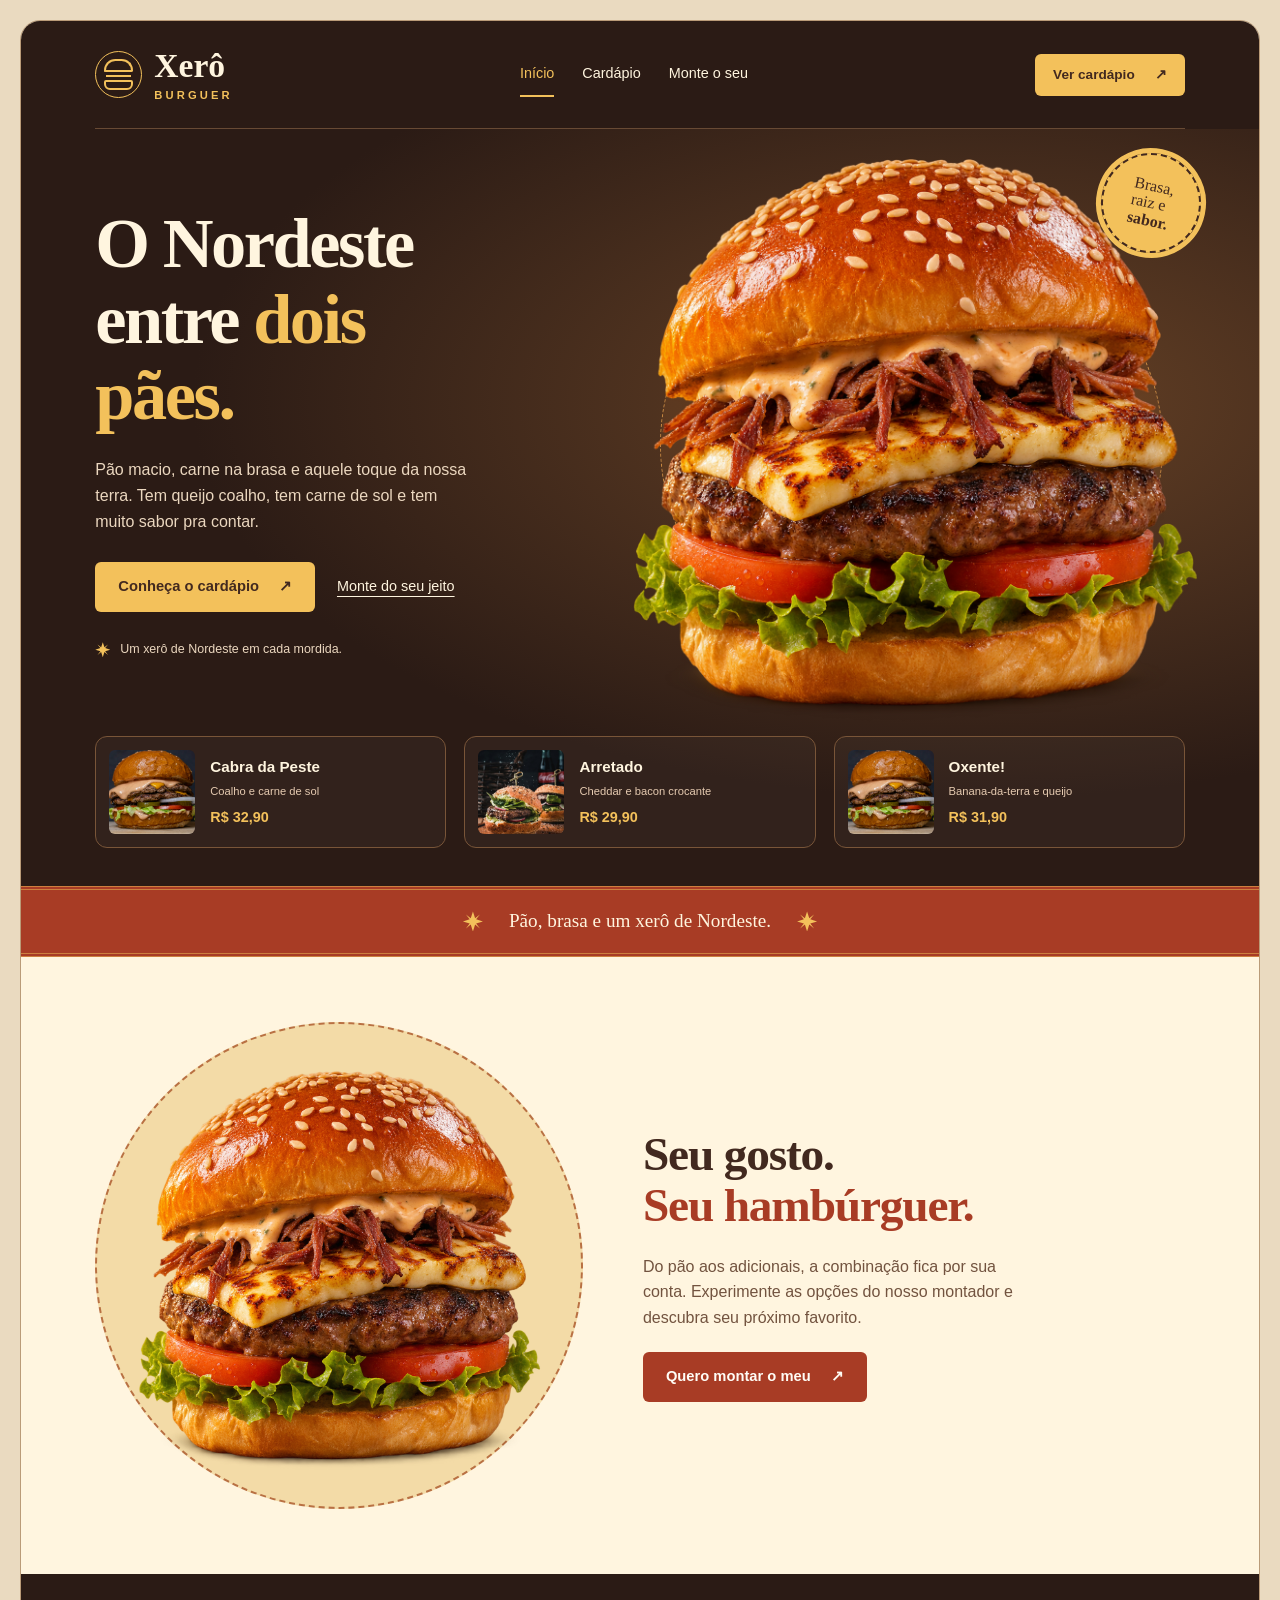
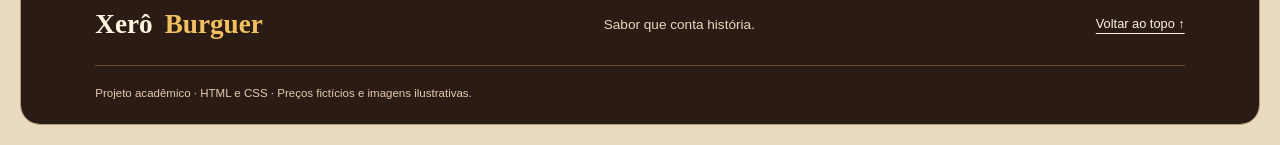
<file: index.html>
<!DOCTYPE html>
<html lang="pt-BR">
  <head>
    <meta charset="UTF-8">
    <meta name="viewport" content="width=device-width, initial-scale=1.0">
    <meta name="description" content="Xerô Burguer: hambúrgueres artesanais com um toque do Nordeste. Conheça o cardápio e monte sua combinação.">
    <title>Xerô Burguer | Um xerô de Nordeste</title>
    <link rel="stylesheet" href="cardapio.css">
  </head>
  <body>
    <a class="pular-conteudo" href="#conteudo">Pular para o conteúdo</a>
    <div class="moldura" id="topo">
      <!-- Cabecalho: marca e links para as paginas. -->
      <div class="cabecalho">
        <div class="container cabecalho-conteudo">
          <a class="marca" href="index.html" aria-label="Xerô Burguer — início">
            <div class="simbolo-marca" aria-hidden="true">
              <div></div>
            </div>
            <div>
              Xerô
              <div class="marca-menor">BURGUER</div>
            </div>
          </a>
          <!-- Menu: cada link abre uma pagina ou leva a um id. -->
          <div class="navegacao">
            <a href="index.html" aria-current="page">Início</a>
            <a href="cardapio.html">Cardápio</a>
            <a href="cardapio.html#monte-o-seu">Monte o seu</a>
          </div>
          <a class="botao botao-pequeno atalho-cardapio" href="cardapio.html">
            Ver cardápio
            <div aria-hidden="true">↗</div>
          </a>
        </div>
      </div>
      <div id="conteudo" tabindex="-1">
        <!-- Apresentacao da pagina inicial: titulo, texto e imagem. -->
        <div class="hero">
          <div class="container hero-conteudo">
            <div class="hero-texto">
              <h1 id="titulo-inicio">O Nordeste<br>entre <b class="destaque-titulo">dois pães.</b></h1>
              <p>Pão macio, carne na brasa e aquele toque da nossa terra. Tem queijo coalho, tem carne de sol e tem muito sabor pra contar.</p>
              <div class="acoes">
                <a class="botao" href="cardapio.html">
                  Conheça o cardápio
                  <div aria-hidden="true">↗</div>
                </a>
                <a class="link-claro" href="cardapio.html#monte-o-seu">Monte do seu jeito</a>
              </div>
              <div class="hero-assinatura">
                <div class="estrela" aria-hidden="true"></div>
                Um xerô de Nordeste em cada mordida.
              </div>
            </div>
            <div class="hero-visual">
              <div class="sol" aria-hidden="true"></div>
              <img class="hero-burguer" src="imagens/hero-burguer.png" alt="Hambúrguer ilustrativo com carne, queijo coalho grelhado, carne de sol, alface e tomate." width="1280" height="1280">
              <div class="selo" aria-hidden="true">
                Brasa,
                <br>
                raiz e
                <br>
                <b>sabor.</b>
              </div>
            </div>
          </div>
          <!-- Tres produtos em destaque. O link envolve todo o bloco. -->
          <div class="container destaques-hero">
            <a class="destaque" href="cardapio.html#cabra-da-peste">
              <img src="imagens/cabra-da-peste.jpg" alt="" width="120" height="100">
              <div class="destaque-info">
                <b class="nome-destaque">Cabra da Peste</b>
                <p class="descricao-destaque">Coalho e carne de sol</p>
                <b class="preco-destaque">R$ 32,90</b>
              </div>
            </a>
            <a class="destaque" href="cardapio.html#arretado">
              <img src="imagens/arretado.jpg" alt="" width="120" height="100">
              <div class="destaque-info">
                <b class="nome-destaque">Arretado</b>
                <p class="descricao-destaque">Cheddar e bacon crocante</p>
                <b class="preco-destaque">R$ 29,90</b>
              </div>
            </a>
            <a class="destaque" href="cardapio.html#oxente">
              <img src="imagens/oxente.jpg" alt="" width="120" height="100">
              <div class="destaque-info">
                <b class="nome-destaque">Oxente!</b>
                <p class="descricao-destaque">Banana-da-terra e queijo</p>
                <b class="preco-destaque">R$ 31,90</b>
              </div>
            </a>
          </div>
        </div>
        <div class="faixa-cordel">
          <div class="estrela" aria-hidden="true"></div>
          <p>Pão, brasa e um xerô de Nordeste.</p>
          <div class="estrela" aria-hidden="true"></div>
        </div>
        <div class="chamada-montador container">
          <div class="convite-imagem">
            <img src="imagens/hero-burguer.png" alt="Hambúrguer ilustrativo para inspirar sua combinação." width="1280" height="1280">
          </div>
          <div>
            <h2 id="titulo-convite">Seu gosto.<br><b class="destaque-titulo">Seu hambúrguer.</b></h2>
            <p>Do pão aos adicionais, a combinação fica por sua conta. Experimente as opções do nosso montador e descubra seu próximo favorito.</p>
            <a class="botao botao-terracota" href="cardapio.html#monte-o-seu">
              Quero montar o meu
              <div aria-hidden="true">↗</div>
            </a>
          </div>
        </div>
      </div>
      <!-- Rodape: nome da hamburgueria e informacoes do projeto. -->
      <div class="rodape">
        <div class="container">
          <div class="rodape-linha">
            <a class="marca marca-rodape" href="index.html">
              Xerô
              <div>Burguer</div>
            </a>
            <p>Sabor que conta história.</p>
            <a href="#topo">Voltar ao topo ↑</a>
          </div>
          <p class="nota-projeto">Projeto acadêmico · HTML e CSS · Preços fictícios e imagens ilustrativas.</p>
        </div>
      </div>
    </div>
  </body>
</html>
</file>
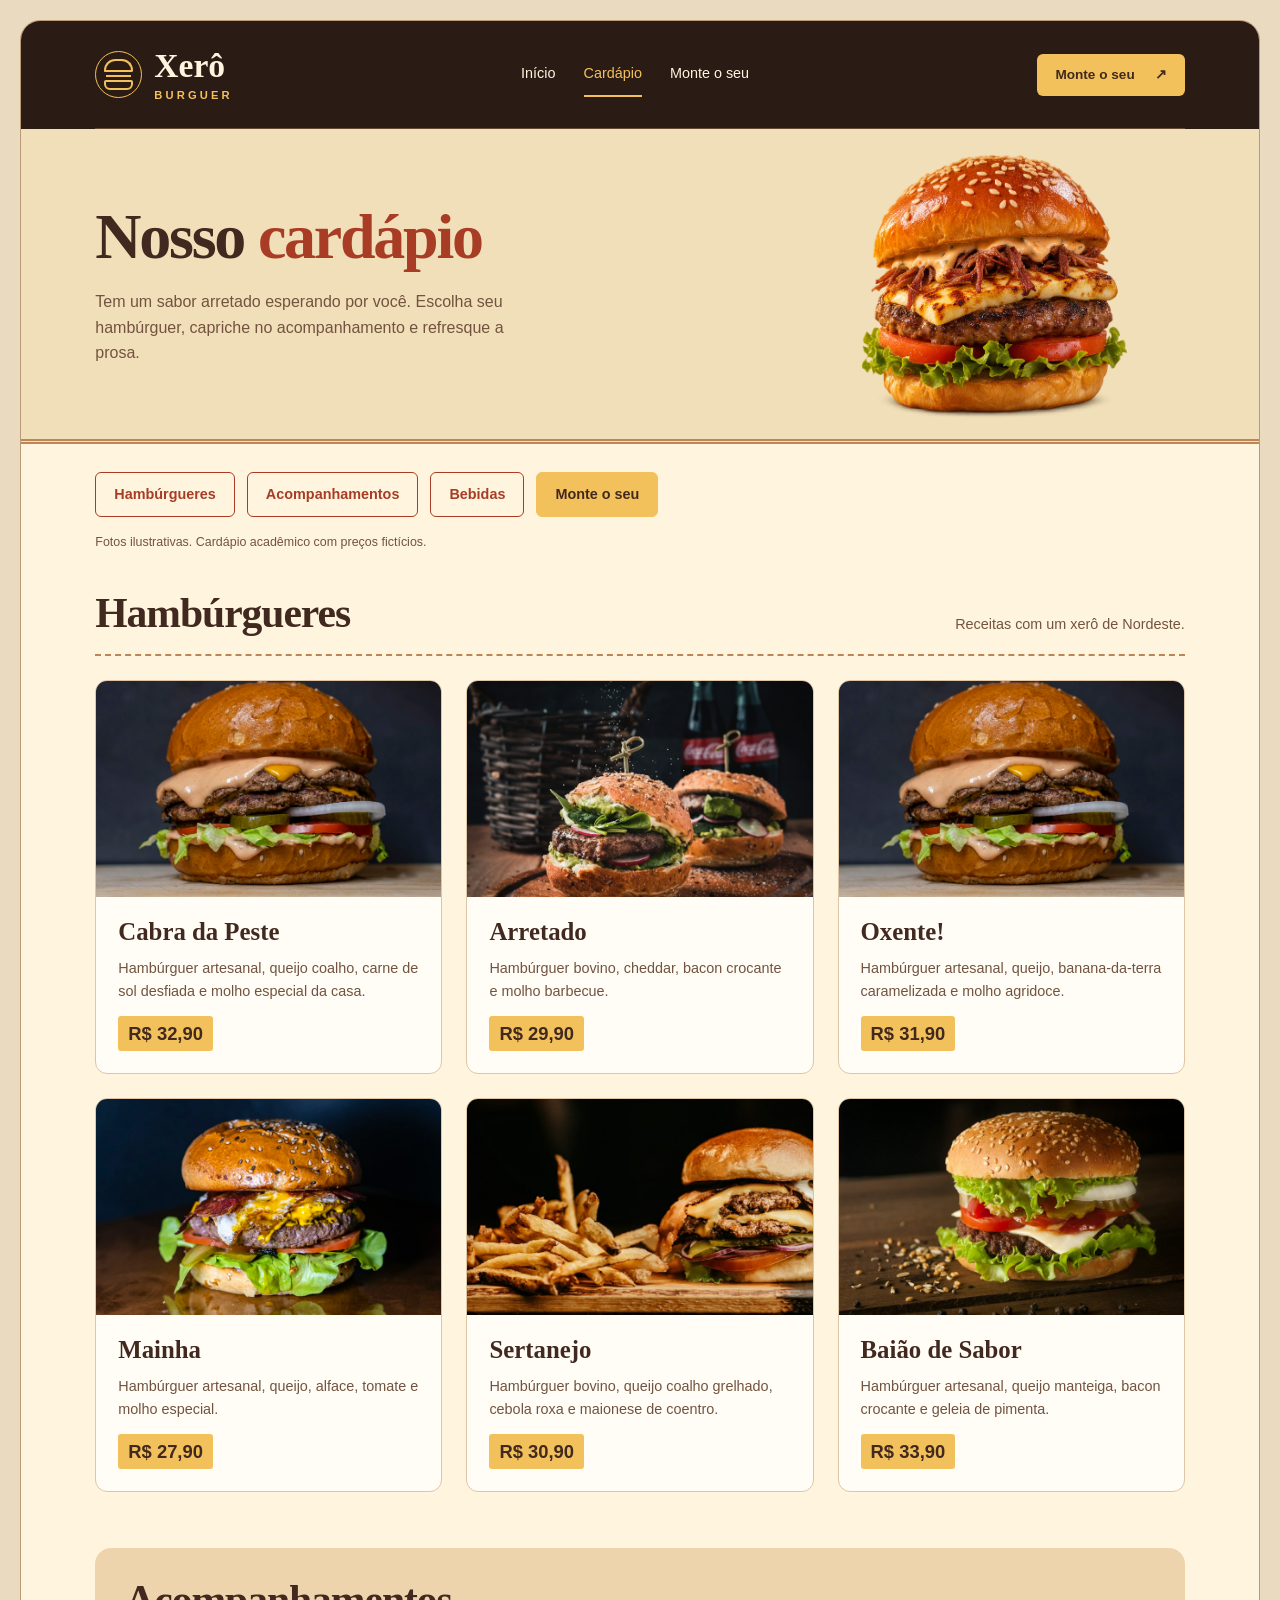
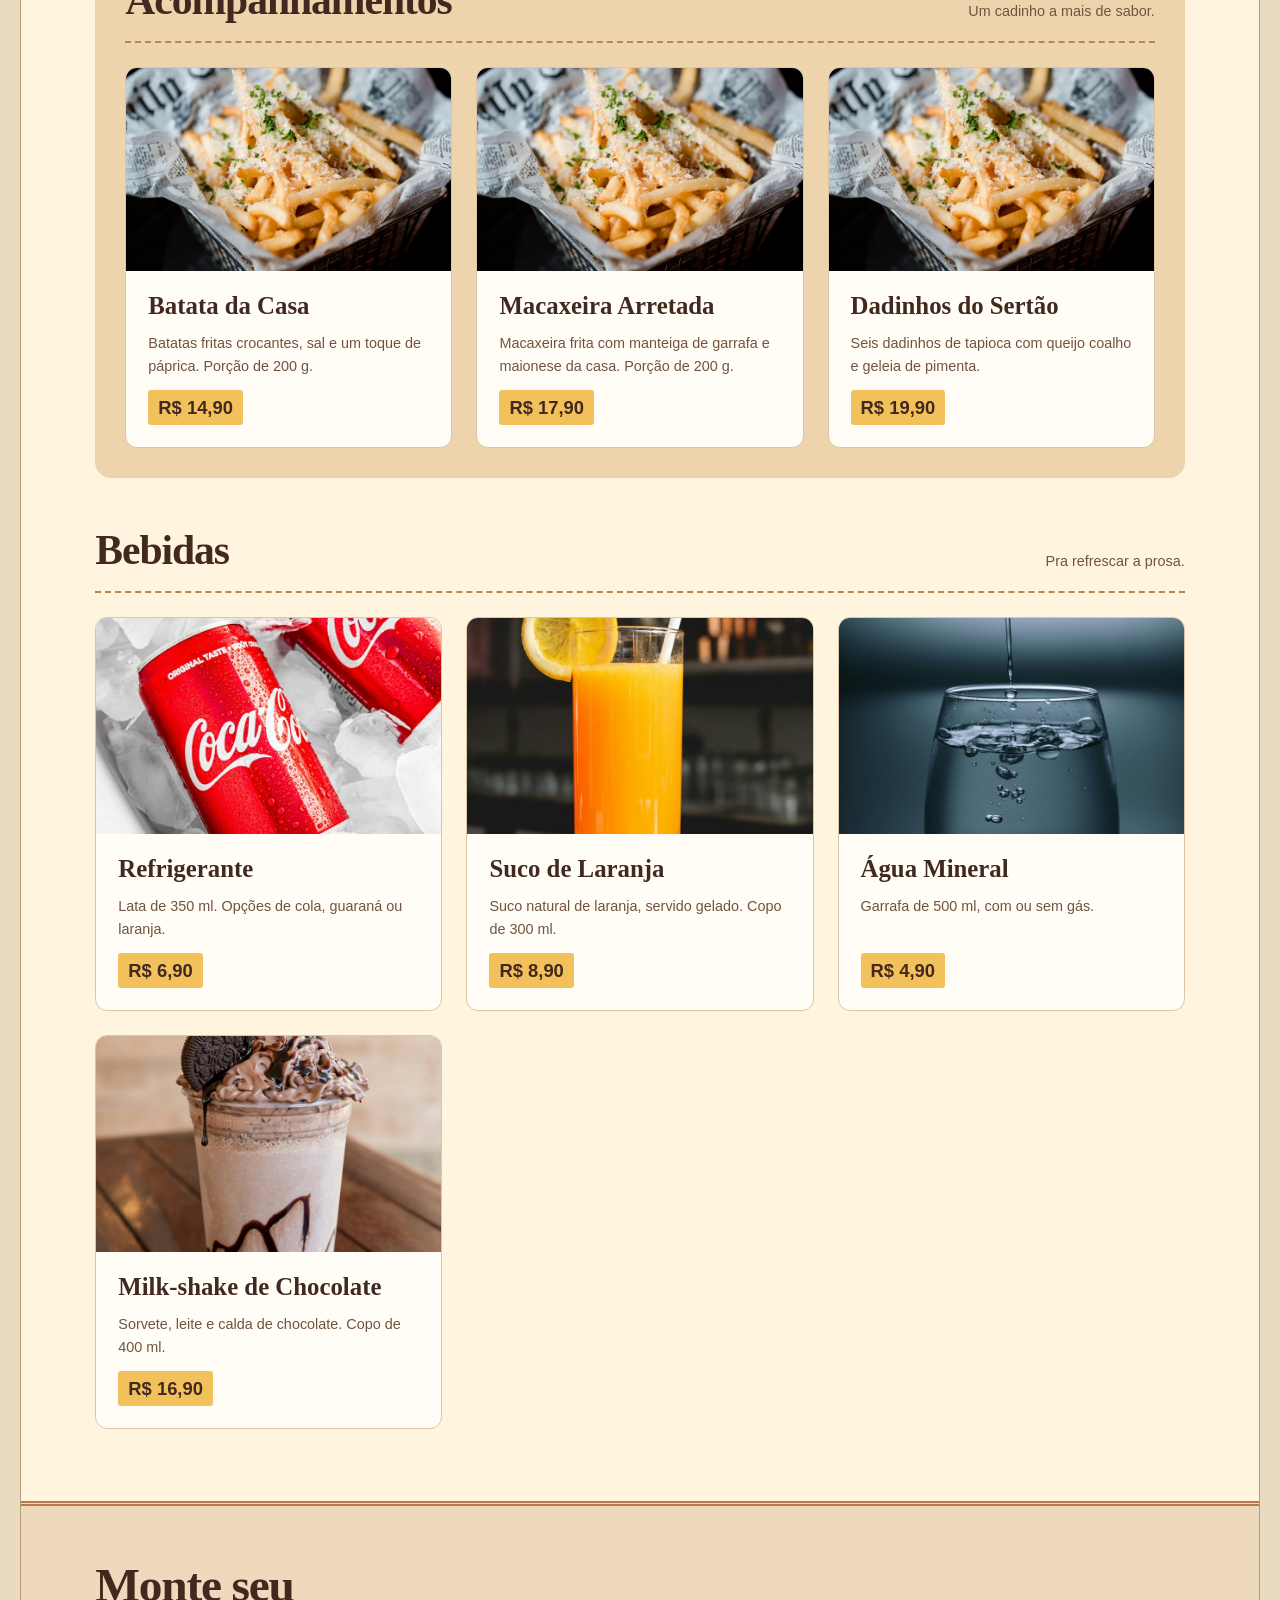
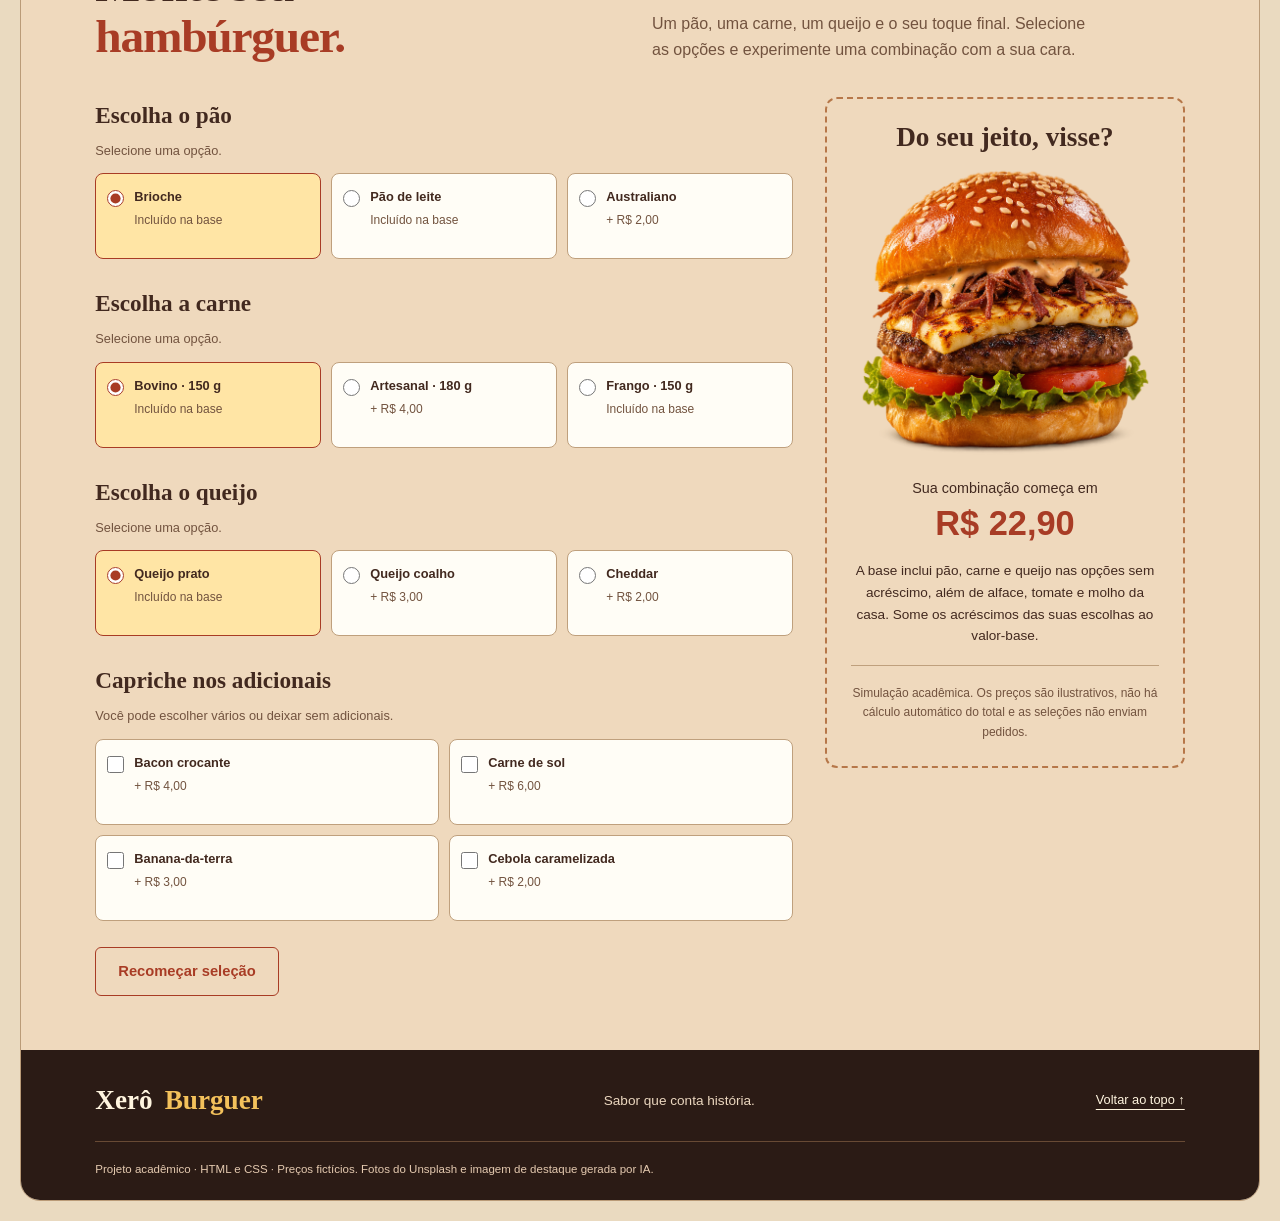
<file: cardapio.html>
<!DOCTYPE html>
<html lang="pt-BR">

<head>
  <meta charset="UTF-8">
  <meta name="viewport" content="width=device-width, initial-scale=1.0">
  <meta name="description"
    content="Conheça o cardápio da Xerô Burguer: hambúrgueres com inspiração nordestina, acompanhamentos e bebidas.">
  <title>Nosso cardápio | Xerô Burguer</title>
  <link rel="stylesheet" href="cardapio.css">
</head>

<body>
  <a class="pular-conteudo" href="#conteudo">Pular para o cardápio</a>
  <div class="moldura" id="topo">
    <!-- Cabecalho: marca e links para as paginas. -->
    <div class="cabecalho">
      <div class="container cabecalho-conteudo">
        <a class="marca" href="index.html" aria-label="Xerô Burguer — início">
          <div class="simbolo-marca" aria-hidden="true">
            <div></div>
          </div>
          <div>
            Xerô
            <div class="marca-menor">BURGUER</div>
          </div>
        </a>
        <!-- Menu: cada link abre uma pagina ou leva a um id. -->
        <div class="navegacao">
          <a href="index.html">Início</a>
          <a href="cardapio.html" aria-current="page">Cardápio</a>
          <a href="#monte-o-seu">Monte o seu</a>
        </div>
        <a class="botao botao-pequeno atalho-cardapio" href="#monte-o-seu">
          Monte o seu
          <div aria-hidden="true">↗</div>
        </a>
      </div>
    </div>
    <div id="conteudo" tabindex="-1">
      <!-- Apresentacao do cardapio. -->
      <div class="abertura-cardapio">
        <div class="container abertura-conteudo">
          <div class="abertura-texto">
            <h1 id="titulo-cardapio">Nosso <b class="destaque-titulo">cardápio</b></h1>
            <p>Tem um sabor arretado esperando por você. Escolha seu hambúrguer, capriche no acompanhamento e refresque
              a prosa.</p>
          </div>
          <div class="abertura-ilustracao">
            <img src="imagens/hero-burguer.png" alt="Hambúrguer ilustrativo com queijo coalho e carne de sol."
              width="1280" height="1280">
          </div>
        </div>
      </div>
      <div class="container conteudo-cardapio">
        <!-- Links internos: href com # procura o id correspondente. -->
        <div class="categorias">
          <a href="#hamburgueres">Hambúrgueres</a>
          <a href="#acompanhamentos">Acompanhamentos</a>
          <a href="#bebidas">Bebidas</a>
          <a class="categoria-montador" href="#monte-o-seu">Monte o seu</a>
        </div>
        <p class="aviso">Fotos ilustrativas. Cardápio acadêmico com preços fictícios.</p>
        <div class="secao-cardapio" id="hamburgueres" tabindex="-1">
          <div class="titulo-secao">
            <h2 id="titulo-hamburgueres">Hambúrgueres</h2>
            <p>Receitas com um xerô de Nordeste.</p>
          </div>
          <!-- Cada div com class="produto" representa um produto. -->
          <div class="grade-produtos">
            <div class="produto" id="cabra-da-peste">
              <img src="imagens/cabra-da-peste.jpg" alt="Foto ilustrativa de hambúrguer em pão com gergelim."
                width="800" height="500">
              <div class="produto-info">
                <h3>Cabra da Peste</h3>
                <p>Hambúrguer artesanal, queijo coalho, carne de sol desfiada e molho especial da casa.</p>
                <p class="preco">R$ 32,90</p>
              </div>
            </div>
            <div class="produto" id="arretado">
              <img src="imagens/arretado.jpg" alt="Foto ilustrativa de hambúrguer; os ingredientes podem variar."
                width="800" height="500">
              <div class="produto-info">
                <h3>Arretado</h3>
                <p>Hambúrguer bovino, cheddar, bacon crocante e molho barbecue.</p>
                <p class="preco">R$ 29,90</p>
              </div>
            </div>
            <div class="produto" id="oxente">
              <img src="imagens/oxente.jpg" alt="Foto provisória de hambúrguer para ilustrar o Oxente!." width="800"
                height="500">
              <div class="produto-info">
                <h3>Oxente!</h3>
                <p>Hambúrguer artesanal, queijo, banana-da-terra caramelizada e molho agridoce.</p>
                <p class="preco">R$ 31,90</p>
              </div>
            </div>
            <div class="produto" id="mainha">
              <img src="imagens/mainha.jpg" alt="Foto ilustrativa de hambúrguer com folhas e tomate." width="800"
                height="500">
              <div class="produto-info">
                <h3>Mainha</h3>
                <p>Hambúrguer artesanal, queijo, alface, tomate e molho especial.</p>
                <p class="preco">R$ 27,90</p>
              </div>
            </div>
            <div class="produto" id="sertanejo">
              <img src="imagens/sertanejo.jpg" alt="Foto provisória de hambúrguer para ilustrar o Sertanejo."
                width="800" height="500">
              <div class="produto-info">
                <h3>Sertanejo</h3>
                <p>Hambúrguer bovino, queijo coalho grelhado, cebola roxa e maionese de coentro.</p>
                <p class="preco">R$ 30,90</p>
              </div>
            </div>
            <div class="produto" id="baiao-de-sabor">
              <img src="imagens/baiao-de-sabor.jpg" alt="Foto provisória de hambúrguer para ilustrar o Baião de Sabor."
                width="800" height="500">
              <div class="produto-info">
                <h3>Baião de Sabor</h3>
                <p>Hambúrguer artesanal, queijo manteiga, bacon crocante e geleia de pimenta.</p>
                <p class="preco">R$ 33,90</p>
              </div>
            </div>
          </div>
        </div>
        <div class="secao-cardapio" id="acompanhamentos" tabindex="-1">
          <div class="titulo-secao">
            <h2 id="titulo-acompanhamentos">Acompanhamentos</h2>
            <p>Um cadinho a mais de sabor.</p>
          </div>
          <!-- Cada div com class="produto" representa um produto. -->
          <div class="grade-produtos">
            <div class="produto" id="batata-da-casa">
              <img src="imagens/batata-da-casa.jpg" alt="Porção ilustrativa de batatas fritas em palitos." width="800"
                height="500">
              <div class="produto-info">
                <h3>Batata da Casa</h3>
                <p>Batatas fritas crocantes, sal e um toque de páprica. Porção de 200 g.</p>
                <p class="preco">R$ 14,90</p>
              </div>
            </div>
            <div class="produto" id="macaxeira-arretada">
              <img src="imagens/macaxeira-arretada.jpg"
                alt="Foto ilustrativa de porção frita, usada como imagem provisória da macaxeira." width="800"
                height="500">
              <div class="produto-info">
                <h3>Macaxeira Arretada</h3>
                <p>Macaxeira frita com manteiga de garrafa e maionese da casa. Porção de 200 g.</p>
                <p class="preco">R$ 17,90</p>
              </div>
            </div>
            <div class="produto" id="dadinhos-do-sertao">
              <img src="imagens/dadinhos-do-sertao.jpg"
                alt="Foto ilustrativa de porção frita, usada como imagem provisória dos dadinhos." width="800"
                height="500">
              <div class="produto-info">
                <h3>Dadinhos do Sertão</h3>
                <p>Seis dadinhos de tapioca com queijo coalho e geleia de pimenta.</p>
                <p class="preco">R$ 19,90</p>
              </div>
            </div>
          </div>
        </div>
        <div class="secao-cardapio" id="bebidas" tabindex="-1">
          <div class="titulo-secao">
            <h2 id="titulo-bebidas">Bebidas</h2>
            <p>Pra refrescar a prosa.</p>
          </div>
          <!-- Cada div com class="produto" representa um produto. -->
          <div class="grade-produtos">
            <div class="produto" id="refrigerante">
              <img src="imagens/refrigerante.jpg" alt="Lata de refrigerante em foto ilustrativa." width="800"
                height="500">
              <div class="produto-info">
                <h3>Refrigerante</h3>
                <p>Lata de 350 ml. Opções de cola, guaraná ou laranja.</p>
                <p class="preco">R$ 6,90</p>
              </div>
            </div>
            <div class="produto" id="suco-de-laranja">
              <img src="imagens/suco-de-laranja.jpg" alt="Suco de laranja em foto ilustrativa." width="800"
                height="500">
              <div class="produto-info">
                <h3>Suco de Laranja</h3>
                <p>Suco natural de laranja, servido gelado. Copo de 300 ml.</p>
                <p class="preco">R$ 8,90</p>
              </div>
            </div>
            <div class="produto" id="agua-mineral">
              <img src="imagens/agua-mineral.jpg" alt="Água em foto ilustrativa; a apresentação pode variar."
                width="800" height="500">
              <div class="produto-info">
                <h3>Água Mineral</h3>
                <p>Garrafa de 500 ml, com ou sem gás.</p>
                <p class="preco">R$ 4,90</p>
              </div>
            </div>
            <div class="produto" id="milk-shake">
              <img src="imagens/milk-shake.jpg" alt="Milk-shake em copo, em foto ilustrativa." width="800" height="500">
              <div class="produto-info">
                <h3>Milk-shake de Chocolate</h3>
                <p>Sorvete, leite e calda de chocolate. Copo de 400 ml.</p>
                <p class="preco">R$ 16,90</p>
              </div>
            </div>
          </div>
        </div>
      </div>
      <div class="secao-montador" id="monte-o-seu" tabindex="-1">
        <div class="container">
          <div class="introducao-montador">
            <h2 id="titulo-montador">Monte seu<br><b class="destaque-titulo">hambúrguer.</b></h2>
            <p>Um pão, uma carne, um queijo e o seu toque final. Selecione as opções e experimente uma combinação com a
              sua cara.</p>
          </div>
          <!-- Formulario: radio escolhe uma opcao; checkbox permite varias. aria-label da um nome acessivel ao campo. -->
          <form class="montador" aria-labelledby="titulo-montador" aria-describedby="nota-montador">
            <div class="montador-opcoes">
              <div class="grupo-formulario">
                <p class="titulo-grupo">Escolha o pão</p>
                <p class="ajuda-grupo">Selecione uma opção.</p>
                <div class="opcoes">
                  <div class="opcao">
                    <input type="radio" name="pao" value="brioche" checked aria-label="Brioche; Incluído na base">
                    <div class="opcao-texto">
                      <b>Brioche</b>
                      <p class="detalhe-opcao">Incluído na base</p>
                    </div>
                  </div>
                  <div class="opcao">
                    <input type="radio" name="pao" value="leite" aria-label="Pão de leite; Incluído na base">
                    <div class="opcao-texto">
                      <b>Pão de leite</b>
                      <p class="detalhe-opcao">Incluído na base</p>
                    </div>
                  </div>
                  <div class="opcao">
                    <input type="radio" name="pao" value="australiano" aria-label="Australiano; + R$ 2,00">
                    <div class="opcao-texto">
                      <b>Australiano</b>
                      <p class="detalhe-opcao">+ R$ 2,00</p>
                    </div>
                  </div>
                </div>
              </div>
              <div class="grupo-formulario">
                <p class="titulo-grupo">Escolha a carne</p>
                <p class="ajuda-grupo">Selecione uma opção.</p>
                <div class="opcoes">
                  <div class="opcao">
                    <input type="radio" name="carne" value="bovino" checked
                      aria-label="Bovino · 150 g; Incluído na base">
                    <div class="opcao-texto">
                      <b>Bovino · 150 g</b>
                      <p class="detalhe-opcao">Incluído na base</p>
                    </div>
                  </div>
                  <div class="opcao">
                    <input type="radio" name="carne" value="artesanal" aria-label="Artesanal · 180 g; + R$ 4,00">
                    <div class="opcao-texto">
                      <b>Artesanal · 180 g</b>
                      <p class="detalhe-opcao">+ R$ 4,00</p>
                    </div>
                  </div>
                  <div class="opcao">
                    <input type="radio" name="carne" value="frango" aria-label="Frango · 150 g; Incluído na base">
                    <div class="opcao-texto">
                      <b>Frango · 150 g</b>
                      <p class="detalhe-opcao">Incluído na base</p>
                    </div>
                  </div>
                </div>
              </div>
              <div class="grupo-formulario">
                <p class="titulo-grupo">Escolha o queijo</p>
                <p class="ajuda-grupo">Selecione uma opção.</p>
                <div class="opcoes">
                  <div class="opcao">
                    <input type="radio" name="queijo" value="prato" checked aria-label="Queijo prato; Incluído na base">
                    <div class="opcao-texto">
                      <b>Queijo prato</b>
                      <p class="detalhe-opcao">Incluído na base</p>
                    </div>
                  </div>
                  <div class="opcao">
                    <input type="radio" name="queijo" value="coalho" aria-label="Queijo coalho; + R$ 3,00">
                    <div class="opcao-texto">
                      <b>Queijo coalho</b>
                      <p class="detalhe-opcao">+ R$ 3,00</p>
                    </div>
                  </div>
                  <div class="opcao">
                    <input type="radio" name="queijo" value="cheddar" aria-label="Cheddar; + R$ 2,00">
                    <div class="opcao-texto">
                      <b>Cheddar</b>
                      <p class="detalhe-opcao">+ R$ 2,00</p>
                    </div>
                  </div>
                </div>
              </div>
              <div class="grupo-formulario">
                <p class="titulo-grupo">Capriche nos adicionais</p>
                <p class="ajuda-grupo">Você pode escolher vários ou deixar sem adicionais.</p>
                <div class="opcoes opcoes-adicionais">
                  <div class="opcao">
                    <input type="checkbox" name="adicionais" value="bacon" aria-label="Bacon crocante; + R$ 4,00">
                    <div class="opcao-texto">
                      <b>Bacon crocante</b>
                      <p class="detalhe-opcao">+ R$ 4,00</p>
                    </div>
                  </div>
                  <div class="opcao">
                    <input type="checkbox" name="adicionais" value="carne-de-sol" aria-label="Carne de sol; + R$ 6,00">
                    <div class="opcao-texto">
                      <b>Carne de sol</b>
                      <p class="detalhe-opcao">+ R$ 6,00</p>
                    </div>
                  </div>
                  <div class="opcao">
                    <input type="checkbox" name="adicionais" value="banana" aria-label="Banana-da-terra; + R$ 3,00">
                    <div class="opcao-texto">
                      <b>Banana-da-terra</b>
                      <p class="detalhe-opcao">+ R$ 3,00</p>
                    </div>
                  </div>
                  <div class="opcao">
                    <input type="checkbox" name="adicionais" value="cebola" aria-label="Cebola caramelizada; + R$ 2,00">
                    <div class="opcao-texto">
                      <b>Cebola caramelizada</b>
                      <p class="detalhe-opcao">+ R$ 2,00</p>
                    </div>
                  </div>
                </div>
              </div>
              <button class="botao botao-contorno" type="reset">Recomeçar seleção</button>
            </div>
            <!-- Informacoes ilustrativas. O preco nao e calculado automaticamente. -->
            <div class="montador-resumo">
              <h3>Do seu jeito, visse?</h3>
              <img src="imagens/hero-burguer.png"
                alt="Sugestão ilustrativa de hambúrguer; a imagem não muda com as escolhas." width="1280" height="1280">
              <p class="preco-base">Sua combinação começa em<b>R$ 22,90</b></p>
              <p class="explicacao-preco">A base inclui pão, carne e queijo nas opções sem acréscimo, além de alface,
                tomate e molho da casa. Some os acréscimos das suas escolhas ao valor-base.</p>
              <p class="nota-simulacao" id="nota-montador">Simulação acadêmica. Os preços são ilustrativos, não há
                cálculo automático do total e as seleções não enviam pedidos.</p>
            </div>
          </form>
        </div>
      </div>
    </div>
    <!-- Rodape: nome da hamburgueria e informacoes do projeto. -->
    <div class="rodape">
      <div class="container">
        <div class="rodape-linha">
          <a class="marca marca-rodape" href="index.html">
            Xerô
            <div>Burguer</div>
          </a>
          <p>Sabor que conta história.</p>
          <a href="#topo">Voltar ao topo ↑</a>
        </div>
        <p class="nota-projeto">Projeto acadêmico · HTML e CSS · Preços fictícios. Fotos do Unsplash e imagem de
          destaque gerada por IA.</p>
      </div>
    </div>
  </div>
</body>

</html>
</file>
<file: cardapio.css>
/* As duas páginas usam este CSS. A paleta fica centralizada aqui. */
:root {
  --creme: #fff5df;
  --papel: #fffdf6;
  --marrom: #42291f;
  --escuro: #2b1b15;
  --marrom-suave: #72533f;
  --terracota: #a83c25;
  --laranja: #de763c;
  --amarelo: #f3c15b;
  --borda: #dfc5a6;
  --fundo-imagem: #ead6b8;
}

* { box-sizing: border-box; }
body {
  margin: 0;
  background: #eadac0;
  color: var(--marrom);
  font-family: Arial, Helvetica, sans-serif;
  font-size: 1rem;
  line-height: 1.6;
}
h1, h2, h3, p { margin: 0; }
h1, h2, h3, .marca {
  font-family: Georgia, "Times New Roman", serif;
  line-height: 1.08;
}
h1, h2, h3 { overflow-wrap: anywhere; }
h1 { font-size: clamp(2.8rem, 5.5vw, 5rem); letter-spacing: -0.035em; }
h2 { font-size: clamp(2rem, 3.7vw, 3.2rem); letter-spacing: -0.025em; }
h3 { font-size: 1.55rem; }
.destaque-titulo { color: var(--terracota); font-style: normal; }
a { color: var(--terracota); text-underline-offset: 5px; }
button, input { font: inherit; }
button { cursor: pointer; }
a:focus-visible, button:focus-visible {
  outline: 3px solid currentColor;
  outline-offset: 5px;
}
::selection { background: var(--amarelo); color: var(--marrom); }
.container { width: 88%; max-width: 1180px; margin: 0 auto; }
.moldura {
  max-width: 1480px;
  margin: 20px auto;
  width: calc(100% - 40px);
  overflow: hidden;
  border: 1px solid #ba9b78;
  border-radius: 20px;
  background: var(--creme);
}
.pular-conteudo {
  position: absolute;
  top: 10px;
  left: 16px;
  z-index: 10;
  padding: 12px 18px;
  background: var(--amarelo);
  color: var(--marrom);
  transform: translateY(-180%);
}
.pular-conteudo:focus { transform: translateY(0); }

/* Cabeçalho compartilhado e símbolo de hambúrguer desenhado com CSS. */
.cabecalho { background: var(--escuro); color: var(--creme); }
.cabecalho-conteudo {
  min-height: 108px;
  display: flex;
  align-items: center;
  justify-content: space-between;
  gap: 24px;
  border-bottom: 1px solid #684a34;
}
.marca {
  display: inline-flex;
  gap: 12px;
  align-items: center;
  color: var(--creme);
  text-decoration: none;
  font-size: 2.1rem;
  font-weight: bold;
  flex-shrink: 0;
}
.marca-menor {
  display: block;
  margin-top: 5px;
  font-family: Arial, Helvetica, sans-serif;
  font-size: 0.7rem;
  letter-spacing: 0.28em;
  color: var(--amarelo);
}
.simbolo-marca {
  width: 47px;
  height: 47px;
  border: 1px solid var(--amarelo);
  border-radius: 50%;
  display: flex;
  flex-direction: column;
  align-items: center;
  justify-content: center;
  gap: 3px;
  color: var(--amarelo);
}
.simbolo-marca::before, .simbolo-marca::after, .simbolo-marca > div {
  content: "";
  display: block;
  width: 25px;
  border: 2px solid currentColor;
}
.simbolo-marca::before { height: 9px; border-radius: 14px 14px 2px 2px; }
.simbolo-marca::after { height: 6px; border-radius: 2px 2px 6px 6px; }
.simbolo-marca > div { border-width: 1px; }
.navegacao { display: flex; flex-wrap: wrap; justify-content: center; gap: 28px; }
.navegacao a {
  padding: 10px 0;
  color: var(--creme);
  text-decoration: none;
  font-size: 0.9rem;
  border-bottom: 2px solid transparent;
}
.navegacao a:hover, .navegacao a[aria-current="page"] {
  color: var(--amarelo);
  border-bottom-color: var(--amarelo);
}
.botao {
  display: inline-flex;
  align-items: center;
  justify-content: center;
  gap: 20px;
  min-height: 48px;
  padding: 12px 22px;
  border: 1px solid transparent;
  border-radius: 6px;
  background: var(--amarelo);
  color: var(--marrom);
  font-size: 0.92rem;
  font-weight: bold;
  text-decoration: none;
  transition: background-color 180ms ease-out, transform 180ms ease-out;
}
.botao:hover { background: #ffd788; transform: translateY(-2px); }
.botao-pequeno { min-height: 42px; padding: 9px 17px; font-size: 0.85rem; }
.botao-terracota { background: var(--terracota); color: var(--papel); }
.botao-terracota:hover { background: #86301d; }
.botao-contorno { border-color: var(--terracota); background: transparent; color: var(--terracota); }
.botao-contorno:hover { background: #f3d8b8; }

/* A imagem é um PNG transparente. O círculo atrás dela é apenas decorativo. */
.hero {
  background: radial-gradient(ellipse at 77% 36%, #674226 0, var(--escuro) 58%);
  color: var(--creme);
  padding-bottom: 38px;
}
.hero-conteudo {
  display: grid;
  grid-template-columns: 1fr 1.05fr;
  align-items: center;
  gap: 12px;
  min-height: 480px;
}
.hero-texto { position: relative; z-index: 1; padding: 40px 0; }
.hero h1 { max-width: 12ch; }
.hero .destaque-titulo { color: var(--amarelo); }
.hero-texto > p, .hero-texto > .hero-assinatura { max-width: 43ch; margin-top: 24px; color: #ebd7bf; }
.acoes { display: flex; flex-wrap: wrap; align-items: center; gap: 22px; margin-top: 28px; }
.link-claro { color: var(--creme); font-size: 0.9rem; }
.hero-texto .hero-assinatura { display: flex; align-items: center; gap: 10px; font-size: 0.78rem; margin-top: 28px; }
.estrela {
  display: inline-block;
  width: 20px;
  height: 20px;
  flex-shrink: 0;
  background: currentColor;
  clip-path: polygon(50% 0, 61% 34%, 85% 15%, 66% 39%, 100% 50%, 66% 61%, 85% 85%, 61% 66%, 50% 100%, 39% 66%, 15% 85%, 34% 61%, 0 50%, 34% 39%, 15% 15%, 39% 34%);
}
.hero-assinatura .estrela { color: var(--amarelo); width: 15px; height: 15px; }
.hero-visual { position: relative; min-width: 0; }
.hero-burguer { position: relative; display: block; width: 110%; height: auto; margin-left: -4%; z-index: 1; }
.sol {
  position: absolute;
  inset: 14% 4% 10% 5%;
  border: 1px dashed #cb8b44;
  border-radius: 50%;
  background: #995e2529;
}
.selo {
  position: absolute;
  top: 4%;
  right: -3%;
  z-index: 2;
  width: 100px;
  height: 100px;
  display: flex;
  flex-direction: column;
  align-items: center;
  justify-content: center;
  border: 2px dashed var(--marrom);
  border-radius: 50%;
  outline: 5px solid var(--amarelo);
  background: var(--amarelo);
  color: var(--marrom);
  font-family: Georgia, "Times New Roman", serif;
  font-size: 1rem;
  line-height: 1.1;
  transform: rotate(12deg);
}
.destaques-hero { display: grid; grid-template-columns: repeat(3, 1fr); gap: 18px; }
.destaque {
  display: flex;
  align-items: center;
  gap: 15px;
  min-width: 0;
  padding: 13px;
  border: 1px solid #795538;
  border-radius: 12px;
  background: #ffffff08;
  color: var(--creme);
  text-decoration: none;
  transition: background-color 180ms ease-out;
}
.destaque:hover { background: #ffffff12; }
.destaque img { width: 86px; height: 84px; border-radius: 6px; object-fit: cover; background: var(--marrom); }
.destaque .nome-destaque { display: block; font-size: 0.95rem; }
.destaque .descricao-destaque { display: block; color: #e5cab0; font-size: 0.7rem; margin-top: 4px; }
.destaque .preco-destaque { display: block; margin-top: 5px; color: var(--amarelo); font-size: 0.9rem; }

/* Faixa e molduras geométricas fazem referência aos folhetos de cordel. */
.faixa-cordel {
  display: flex;
  align-items: center;
  justify-content: center;
  gap: 26px;
  padding: 16px 22px;
  border-top: 4px double #f3c15b80;
  border-bottom: 4px double #f3c15b80;
  background: var(--terracota);
  color: var(--creme);
  text-align: center;
}
.faixa-cordel p { font-family: Georgia, "Times New Roman", serif; font-size: 1.2rem; }
.faixa-cordel .estrela { color: var(--amarelo); }
.chamada-montador { display: grid; grid-template-columns: 0.9fr 1fr; gap: 60px; align-items: center; padding: 65px 0; }
.convite-imagem { border: 2px dashed #b97143; border-radius: 50%; background: #f3dba7; }
.convite-imagem img { display: block; width: 100%; height: auto; padding: 26px; }
.chamada-montador p { max-width: 45ch; margin: 22px 0; color: var(--marrom-suave); }

/* Cardápio: banner com imagem e faixas de cor entre as categorias. */
.abertura-cardapio { background: #f1dfb9; border-bottom: 5px double #bf8555; }
.abertura-conteudo { display: grid; grid-template-columns: 1.4fr 0.8fr; align-items: center; gap: 40px; min-height: 290px; }
.abertura-texto { padding: 36px 0; }
.abertura-texto > p { max-width: 49ch; margin-top: 18px; color: var(--marrom-suave); }
.abertura-cardapio h1 { font-size: clamp(2.6rem, 5vw, 4.1rem); }
.abertura-ilustracao { position: relative; min-width: 0; }
.abertura-ilustracao img { display: block; width: 100%; max-width: 310px; height: auto; margin: auto; padding: 12px; }
.conteudo-cardapio { padding-bottom: 54px; }
.categorias { display: flex; flex-wrap: wrap; gap: 12px; padding: 28px 0 16px; }
.categorias a {
  display: block;
  padding: 10px 18px;
  border: 1px solid var(--terracota);
  border-radius: 6px;
  font-size: 0.9rem;
  font-weight: bold;
  text-decoration: none;
  transition: background-color 180ms ease-out, color 180ms ease-out;
}
.categorias a:hover, .categorias a:focus-visible { background: var(--terracota); color: var(--papel); }
.categorias .categoria-montador { background: var(--amarelo); color: var(--marrom); border-color: var(--amarelo); }
.aviso { font-size: 0.78rem; color: var(--marrom-suave); }
.secao-cardapio { padding: 38px 0 18px; scroll-margin-top: 24px; }
.titulo-secao { display: flex; flex-wrap: wrap; align-items: end; justify-content: space-between; gap: 12px 28px; margin-bottom: 24px; padding-bottom: 18px; border-bottom: 2px dashed #bc8555; }
.titulo-secao h2 { font-size: clamp(1.85rem, 3.8vw, 2.6rem); }
.titulo-secao p { color: var(--marrom-suave); font-size: 0.9rem; }
.grade-produtos { display: grid; grid-template-columns: repeat(3, minmax(0, 1fr)); gap: 24px; }
.produto {
  display: flex;
  flex-direction: column;
  min-width: 0;
  overflow: hidden;
  border: 1px solid var(--borda);
  border-radius: 12px;
  background: var(--papel);
  scroll-margin-top: 24px;
  transition: transform 180ms ease-out, border-color 180ms ease-out;
}
.produto:hover { border-color: var(--terracota); transform: translateY(-4px); }
.produto:target { outline: 3px solid var(--terracota); outline-offset: 4px; }
.produto img { display: block; width: 100%; height: auto; aspect-ratio: 8 / 5; object-fit: cover; background: var(--fundo-imagem); color: var(--marrom); font-size: 0.8rem; }
.produto-info { display: flex; flex-direction: column; flex: 1; gap: 12px; padding: 22px; }
.produto-info > p { color: var(--marrom-suave); font-size: 0.9rem; }
.produto-info .preco { align-self: flex-start; margin-top: auto; padding: 3px 10px; border-radius: 3px; background: var(--amarelo); color: var(--marrom); font-size: 1.15rem; font-weight: bold; }
#acompanhamentos { margin-top: 38px; padding: 30px; background: #eed4ac; border-radius: 16px; }
#bebidas { margin-top: 12px; }

/* Montador: radios permitem uma opção por grupo; checkboxes permitem várias. */
.secao-montador { padding: 54px 0; border-top: 5px double #b8794e; background: #efd9bd; scroll-margin-top: 12px; }
.introducao-montador { display: grid; grid-template-columns: 1fr 1fr; align-items: end; gap: 24px; margin-bottom: 34px; }
.introducao-montador > p { max-width: 49ch; color: var(--marrom-suave); }
.montador { display: grid; grid-template-columns: 1.65fr 0.85fr; align-items: start; gap: 32px; }
.montador .grupo-formulario { min-width: 0; padding: 0; margin: 0 0 26px; border: 0; }
.montador .titulo-grupo { margin-bottom: 7px; padding: 0; font-family: Georgia, "Times New Roman", serif; font-size: 1.45rem; font-weight: bold; }
.ajuda-grupo { margin-bottom: 12px; color: var(--marrom-suave); font-size: 0.8rem; }
.opcoes { display: grid; grid-template-columns: repeat(3, minmax(0, 1fr)); gap: 10px; }
.opcoes-adicionais { grid-template-columns: repeat(2, minmax(0, 1fr)); }
.opcao { position: relative; }
.opcao input { position: absolute; top: 17px; left: 12px; width: 17px; height: 17px; margin: 0; accent-color: var(--terracota); cursor: pointer; }
.opcao-texto { display: flex; flex-direction: column; gap: 5px; height: 100%; min-height: 86px; padding: 14px 10px 14px 38px; border: 1px solid #bfa07d; border-radius: 8px; background: var(--papel); font-size: 0.8rem; }
.opcao-texto b { line-height: 1.4; }
.opcao-texto .detalhe-opcao { color: var(--marrom-suave); font-size: 0.75rem; }
.opcao input:checked + .opcao-texto { border-color: var(--terracota); background: #ffe5a5; }
.opcao input:focus-visible + .opcao-texto { outline: 3px solid var(--terracota); outline-offset: 3px; }
.montador-resumo { padding: 24px; border: 2px dashed #b67749; border-radius: 12px; text-align: center; }
.montador-resumo img { display: block; width: 100%; height: auto; margin: 4px 0 14px; }
.montador-resumo h3 { font-size: 1.7rem; }
.preco-base { margin-top: 12px; font-size: 0.9rem; }
.preco-base b { display: block; color: var(--terracota); font-size: 2.15rem; line-height: 1.3; }
.montador-resumo .explicacao-preco { margin-top: 15px; font-size: 0.85rem; }
.nota-simulacao { margin-top: 18px; padding-top: 18px; border-top: 1px solid #bfa07d; color: var(--marrom-suave); font-size: 0.75rem; }

.rodape { padding: 32px 0 22px; background: var(--escuro); color: var(--creme); }
.rodape-linha { display: flex; flex-wrap: wrap; justify-content: space-between; align-items: center; gap: 18px; }
.marca-rodape { font-size: 1.7rem; }
.marca-rodape > div { color: var(--amarelo); }
.rodape a { color: var(--creme); }
.rodape-linha > p { color: #ebd7bf; font-size: 0.85rem; }
.rodape-linha > a:last-child { font-size: 0.8rem; padding: 8px 0; }
.nota-projeto { margin-top: 22px; padding-top: 18px; border-top: 1px solid #684a34; color: #e5cab0; font-size: 0.72rem; }

/* As media queries reduzem a grade sem esconder produtos ou opções. */
@media (max-width: 1050px) {
  .atalho-cardapio { display: none; }
  .hero-conteudo { min-height: 440px; }
  .destaque { gap: 10px; padding: 10px; }
  .destaque img { width: 65px; height: 75px; }
  .destaque .descricao-destaque { display: none; }
  .montador { grid-template-columns: 1fr; }
  .montador-resumo { max-width: 540px; margin: 0 auto; }
  .montador-resumo img { max-width: 240px; margin-left: auto; margin-right: auto; }
  .chamada-montador { gap: 36px; }
}
@media (max-width: 999px) {
  .grade-produtos { grid-template-columns: repeat(2, minmax(0, 1fr)); }
  .selo { width: 78px; height: 78px; font-size: 0.85rem; }
}
@media (max-width: 700px) {
  .moldura { width: calc(100% - 20px); margin: 10px auto; border-radius: 14px; }
  .container { width: 88%; }
  .cabecalho-conteudo { min-height: 0; padding: 20px 0 14px; flex-direction: column; gap: 16px; }
  .marca { font-size: 1.8rem; }
  .simbolo-marca { width: 43px; height: 43px; }
  .navegacao { gap: 25px; }
  .navegacao a { font-size: 0.82rem; }
  .hero-conteudo { grid-template-columns: 1fr; gap: 0; }
  .hero-texto { padding: 34px 0 6px; }
  .hero h1 { font-size: clamp(2.6rem, 10.8vw, 4rem); max-width: 13ch; }
  .hero-texto > p { font-size: 0.9rem; margin-top: 20px; }
  .hero-texto .hero-assinatura { margin-top: 22px; }
  .acoes { gap: 18px; margin-top: 22px; }
  .hero-visual { max-width: 430px; width: 100%; margin: auto; }
  .hero-burguer { width: 100%; margin-left: 0; }
  .selo { top: 8%; right: 0; }
  .destaques-hero { grid-template-columns: 1fr; gap: 10px; }
  .destaque { padding: 12px; gap: 16px; }
  .destaque img { width: 78px; height: 68px; }
  .destaque .descricao-destaque { display: block; }
  .destaque > .destaque-info { flex: 1; }
  .faixa-cordel { gap: 14px; }
  .faixa-cordel p { font-size: 1rem; }
  .faixa-cordel .estrela { width: 15px; height: 15px; }
  .chamada-montador { grid-template-columns: 1fr; gap: 30px; padding: 42px 0; }
  .convite-imagem { width: 80%; max-width: 340px; margin: auto; }
  .abertura-conteudo { grid-template-columns: 1fr; gap: 0; }
  .abertura-texto { padding: 32px 0 8px; }
  .abertura-cardapio h1 { font-size: 2.7rem; }
  .abertura-ilustracao img { max-width: 245px; }
  .categorias { gap: 9px; }
  .categorias a { padding: 9px 12px; font-size: 0.78rem; }
  .titulo-secao { align-items: start; }
  #acompanhamentos { padding: 22px 16px; margin-left: -10px; margin-right: -10px; }
  .introducao-montador { grid-template-columns: 1fr; gap: 18px; }
  .opcoes { grid-template-columns: 1fr; }
  .opcoes-adicionais { grid-template-columns: 1fr; }
  .opcao-texto { min-height: 74px; }
  .secao-montador { padding: 38px 0; }
  .rodape-linha { flex-direction: column; align-items: start; gap: 8px; }
}
@media (max-width: 639px) {
  .grade-produtos { grid-template-columns: 1fr; }
}
/* Mantém a seleção funcionando, mas retira movimentos quando solicitado. */
@media (prefers-reduced-motion: reduce) {
  *, *::before, *::after { transition: none !important; }
  .produto:hover, .botao:hover { transform: none; }
}
</file>
